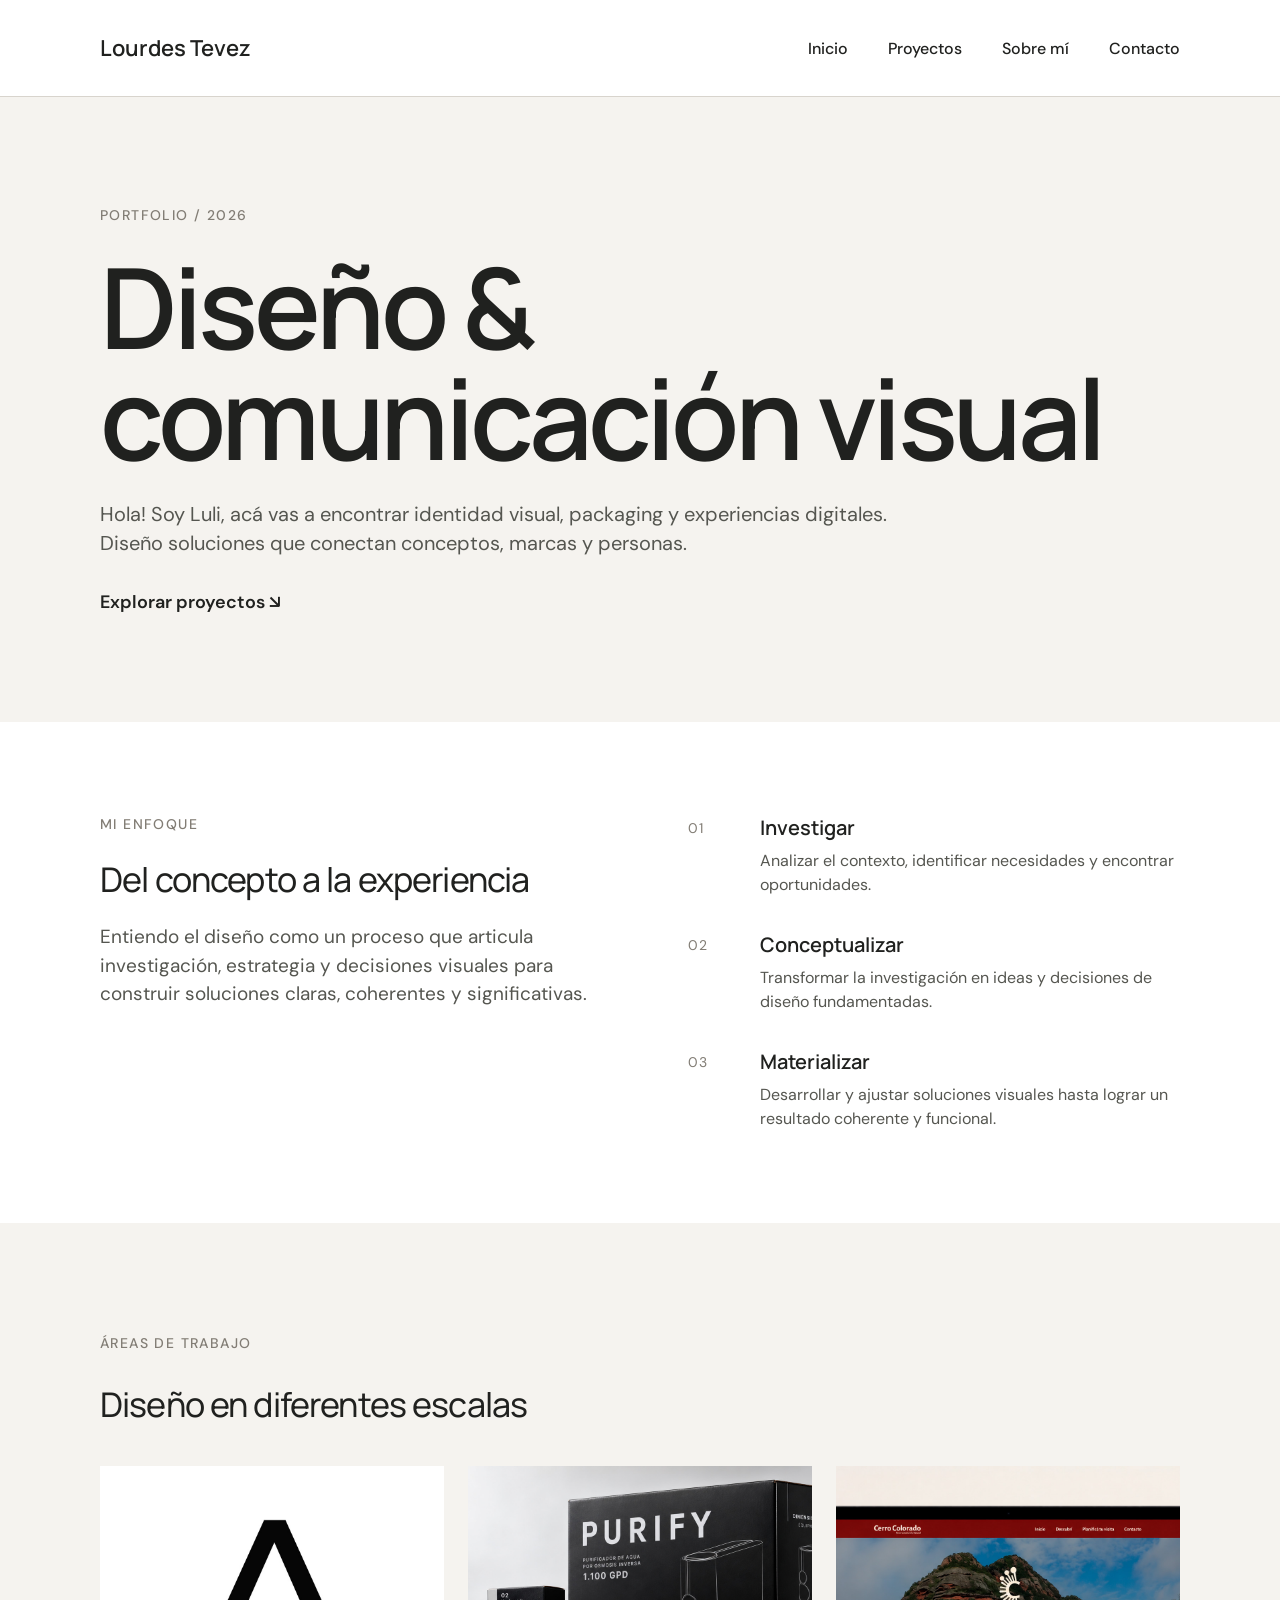
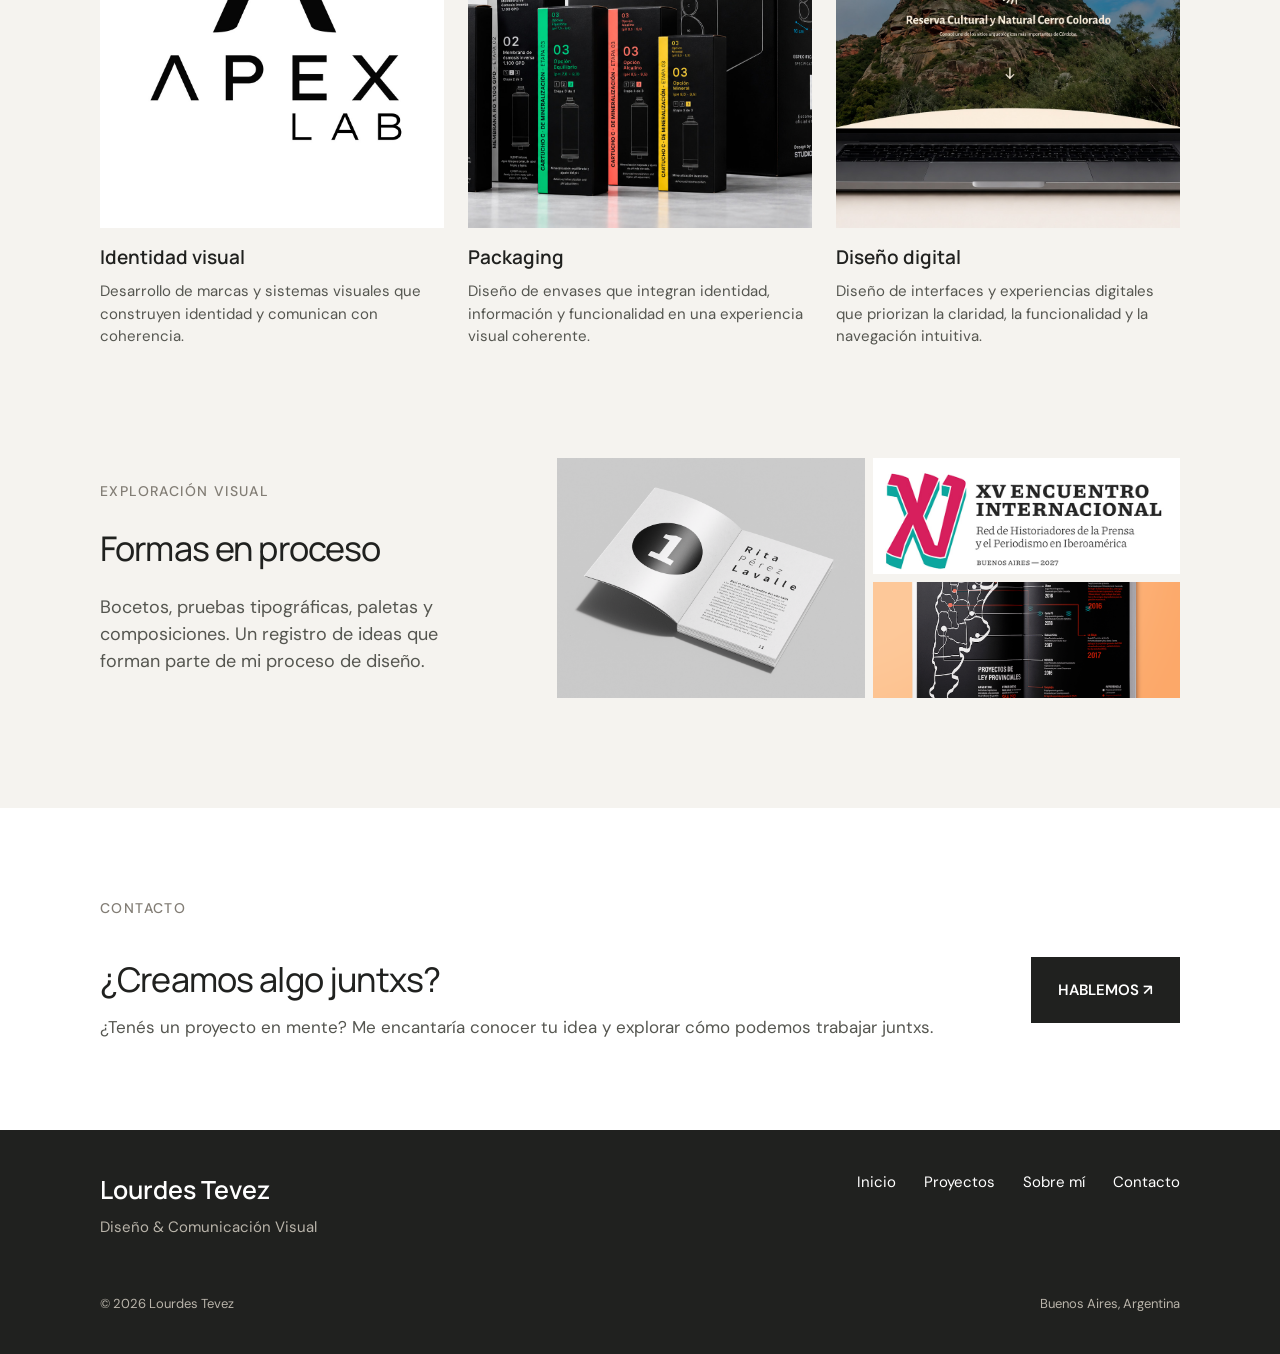
<file: index.html>
<!DOCTYPE html>
<html lang="es">

<head>
  <meta charset="UTF-8">
  <meta name="viewport" content="width=device-width, initial-scale=1.0">
  <meta name="description" content="Portfolio de Lourdes Tevez: identidad visual, packaging y diseño digital.">
  <link rel="icon" href="img/favicon.png">
  <link rel="stylesheet" href="estilos.css">
  <title>Inicio | Lourdes Tevez</title>
</head>

<body>
  <header class="header-global">
    <nav class="nav-principal" aria-label="Navegación principal">
      <a class="logo" href="index.html">Lourdes Tevez</a>
      <button class="menu-toggle" type="button" aria-label="Abrir menú" aria-expanded="false"
        aria-controls="nav-enlaces"><span></span><span></span><span></span></button>
      <div class="nav-enlaces" id="nav-enlaces"><a href="index.html">Inicio</a><a href="proyectos.html">Proyectos</a><a
          href="sobre-mi.html">Sobre mí</a><a href="contacto.html">Contacto</a></div>
    </nav>
  </header>
  <main>
    <section class="section-hero" id="inicio">
      <p class="etiqueta">PORTFOLIO / 2026</p>
      <h1>Diseño &amp;<br>comunicación visual</h1>
      <p class="hero-descripcion">Hola! Soy Luli, acá vas a encontrar identidad visual, packaging y experiencias
        digitales.<br>Diseño soluciones que conectan conceptos, marcas y personas.</p><a class="hero-link"
        href="proyectos.html">Explorar proyectos ↘</a>
    </section>
    <section class="section-enfoque" id="enfoque">
      <div class="enfoque-intro">
        <p class="etiqueta">MI ENFOQUE</p>
        <h2>Del concepto a la experiencia</h2>
        <p>Entiendo el diseño como un proceso que articula investigación, estrategia y decisiones visuales para
          construir soluciones claras, coherentes y significativas.</p>
      </div>
      <div class="enfoque-etapas">
        <article class="etapa"><span class="numero">01</span>
          <div>
            <h3>Investigar</h3>
            <p>Analizar el contexto, identificar necesidades y encontrar oportunidades.</p>
          </div>
        </article>
        <article class="etapa"><span class="numero">02</span>
          <div>
            <h3>Conceptualizar</h3>
            <p>Transformar la investigación en ideas y decisiones de diseño fundamentadas.</p>
          </div>
        </article>
        <article class="etapa"><span class="numero">03</span>
          <div>
            <h3>Materializar</h3>
            <p>Desarrollar y ajustar soluciones visuales hasta lograr un resultado coherente y funcional.</p>
          </div>
        </article>
      </div>
    </section>
    <section class="section-areas" id="areas">
      <div class="areas-encabezado">
        <p class="etiqueta">ÁREAS DE TRABAJO</p>
        <h2>Diseño en diferentes escalas</h2>
      </div>
      <div class="areas-grid" data-carousel="areas">
        <article class="area"><img src="img/logo-apex.jpg" alt="Identidad visual de APEX LAB" loading="lazy">
          <h3>Identidad visual</h3>
          <p>Desarrollo de marcas y sistemas visuales que construyen identidad y comunican con coherencia.</p>
        </article>
        <article class="area"><img src="img/purify-home.jpg" alt="Diseño de packaging de PURIFY" loading="lazy">
          <h3>Packaging</h3>
          <p>Diseño de envases que integran identidad, información y funcionalidad en una experiencia visual coherente.
          </p>
        </article>
        <article class="area"><img src="img/cerro.jpg" alt="Rediseño digital del sitio Cerro Colorado" loading="lazy">
          <h3>Diseño digital</h3>
          <p>Diseño de interfaces y experiencias digitales que priorizan la claridad, la funcionalidad y la navegación
            intuitiva.</p>
        </article>
      </div>
      <div class="areas-controls"><span class="areas-indicator" aria-live="polite">01 / 03 — Identidad visual</span>
        <div class="arrow-group"><button type="button" class="circle-arrow areas-prev"
            aria-label="Área anterior">←</button><button type="button" class="circle-arrow areas-next"
            aria-label="Área siguiente">→</button></div>
      </div>
    </section>
    <section class="section-exploracion" id="exploracion">
      <div class="exploracion-intro">
        <p class="etiqueta">EXPLORACIÓN VISUAL</p>
        <h2>Formas en proceso</h2>
        <p>Bocetos, pruebas tipográficas, paletas y composiciones. Un registro de ideas que forman parte de mi proceso
          de diseño.</p>
      </div>
      <div class="exploracion-mosaico">
        <img class="exploracion-principal" src="img/Proyecto1.png"
          alt="Mockup de diseño editorial" loading="lazy">
        <div class="exploracion-secundarias">
          <img src="img/encuentro.jpg"
            alt="Identidad visual del XV Encuentro" loading="lazy">
            <img src="img/Proyecto2.png" alt="Diseño editorial con fondo naranja"
            loading="lazy">
        </div>
      </div>
    </section>
    <section class="section-contacto">
      <p class="etiqueta">CONTACTO</p>
      <div class="contacto-contenido">
        <div>
          <h2>¿Creamos algo juntxs?</h2>
          <p>¿Tenés un proyecto en mente? Me encantaría conocer tu idea y explorar cómo podemos trabajar juntxs.</p>
        </div><a class="btn-oscuro" href="contacto.html">HABLEMOS ↗</a>
      </div>
    </section>
  </main>
  <footer class="footer-global">
    <div class="footer-superior">
      <div class="footer-identidad">
        <p class="footer-nombre">Lourdes Tevez</p>
        <p class="footer-profesion">Diseño &amp; Comunicación Visual</p>
      </div>
      <nav class="footer-nav" aria-label="Navegación del pie de página"><a href="index.html">Inicio</a><a
          href="proyectos.html">Proyectos</a><a href="sobre-mi.html">Sobre mí</a><a href="contacto.html">Contacto</a>
      </nav>
    </div>
    <div class="footer-inferior"><small>© 2026 Lourdes Tevez</small><small>Buenos Aires, Argentina</small></div>
  </footer>
  <script src="script.js" defer></script>
</body>

</html>
</file>
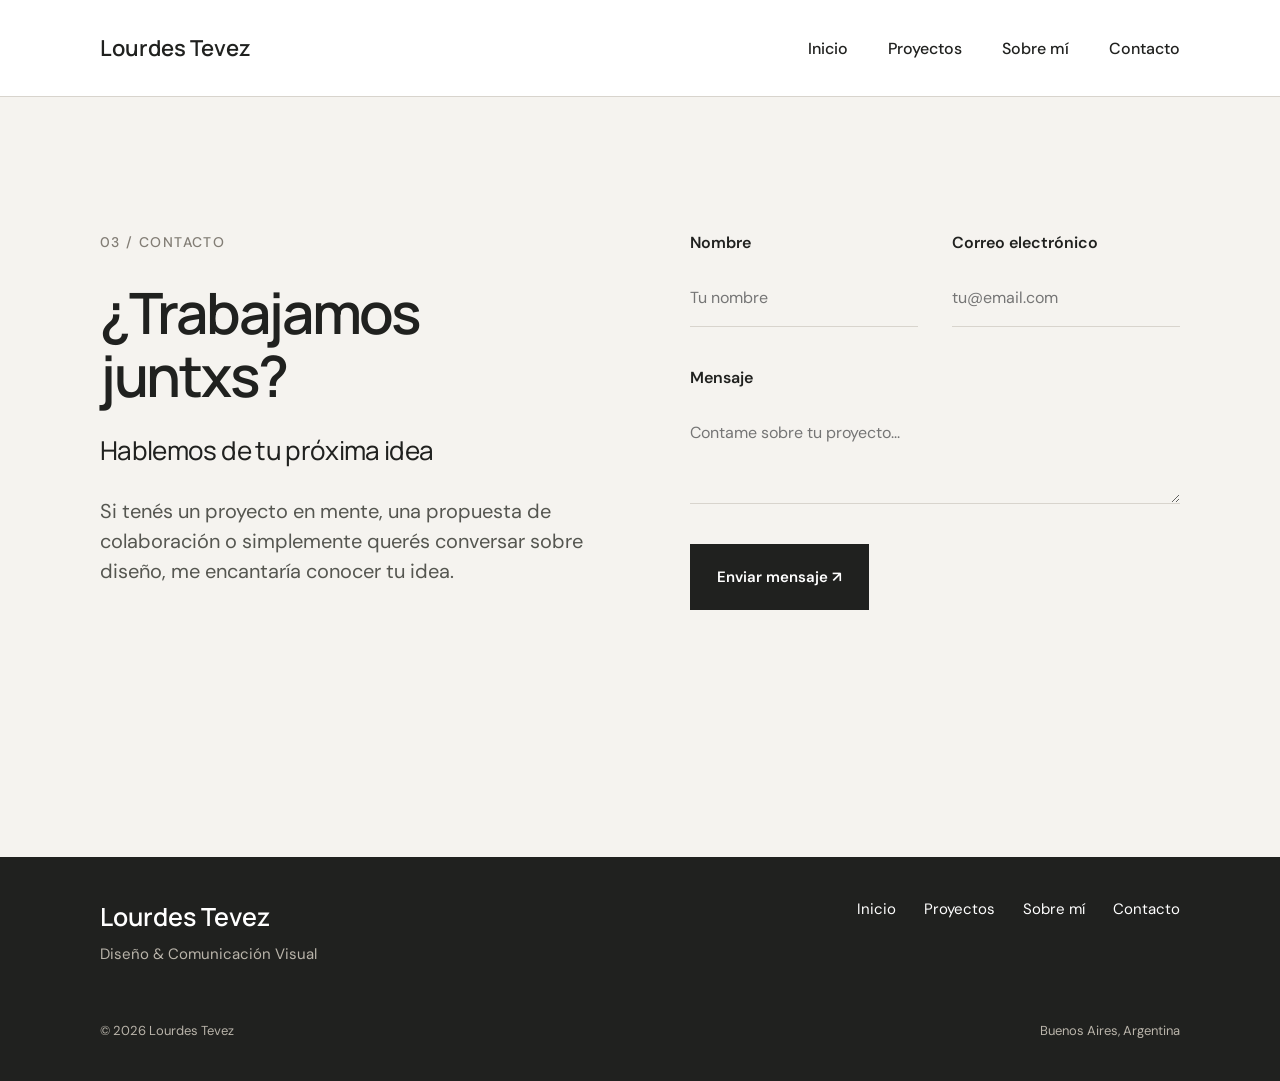
<file: contacto.html>
<!DOCTYPE html>
<html lang="es">

<head>
  <meta charset="UTF-8">
  <meta name="viewport" content="width=device-width, initial-scale=1.0">
  <meta name="description" content="Portfolio de Lourdes Tevez: identidad visual, packaging y diseño digital.">
  <link rel="icon" href="img/favicon.png">
  <link rel="stylesheet" href="estilos.css">
  <title>Contacto | Lourdes Tevez</title>
</head>

<body>
  <header class="header-global">
    <nav class="nav-principal" aria-label="Navegación principal">
      <a class="logo" href="index.html">Lourdes Tevez</a>
      <button class="menu-toggle" type="button" aria-label="Abrir menú" aria-expanded="false"
        aria-controls="nav-enlaces"><span></span><span></span><span></span></button>
      <div class="nav-enlaces" id="nav-enlaces"><a href="index.html">Inicio</a><a href="proyectos.html">Proyectos</a><a
          href="sobre-mi.html">Sobre mí</a><a href="contacto.html">Contacto</a></div>
    </nav>
  </header>
  <main>
    <section class="contact-page">
      <div class="contact-intro">
        <p class="etiqueta">03 / CONTACTO</p>
        <h1>¿Trabajamos juntxs?</h1>
        <h2>Hablemos de tu próxima idea</h2>
        <p>Si tenés un proyecto en mente, una propuesta de colaboración o simplemente querés conversar sobre diseño, me
          encantaría conocer tu idea.</p>
      </div>
      <form class="contact-form" id="contact-form">
        <div class="form-row">
          <div class="field"><label for="nombre">Nombre</label><input id="nombre" name="nombre" placeholder="Tu nombre"
              required></div>
          <div class="field"><label for="email">Correo electrónico</label><input id="email" type="email" name="email"
              placeholder="tu@email.com" required></div>
        </div>
        <div class="field"><label for="mensaje">Mensaje</label><textarea id="mensaje" name="mensaje"
            placeholder="Contame sobre tu proyecto..." rows="3" required></textarea></div><button class="btn-oscuro"
          type="submit">Enviar mensaje ↗</button>
        <p class="form-feedback" role="status" aria-live="polite"></p>
      </form>
    </section>
  </main>
  <footer class="footer-global">
    <div class="footer-superior">
      <div class="footer-identidad">
        <p class="footer-nombre">Lourdes Tevez</p>
        <p class="footer-profesion">Diseño &amp; Comunicación Visual</p>
      </div>
      <nav class="footer-nav" aria-label="Navegación del pie de página"><a href="index.html">Inicio</a><a
          href="proyectos.html">Proyectos</a><a href="sobre-mi.html">Sobre mí</a><a href="contacto.html">Contacto</a>
      </nav>
    </div>
    <div class="footer-inferior"><small>© 2026 Lourdes Tevez</small><small>Buenos Aires, Argentina</small></div>
  </footer>
  <script src="script.js" defer></script>
</body>

</html>
</file>
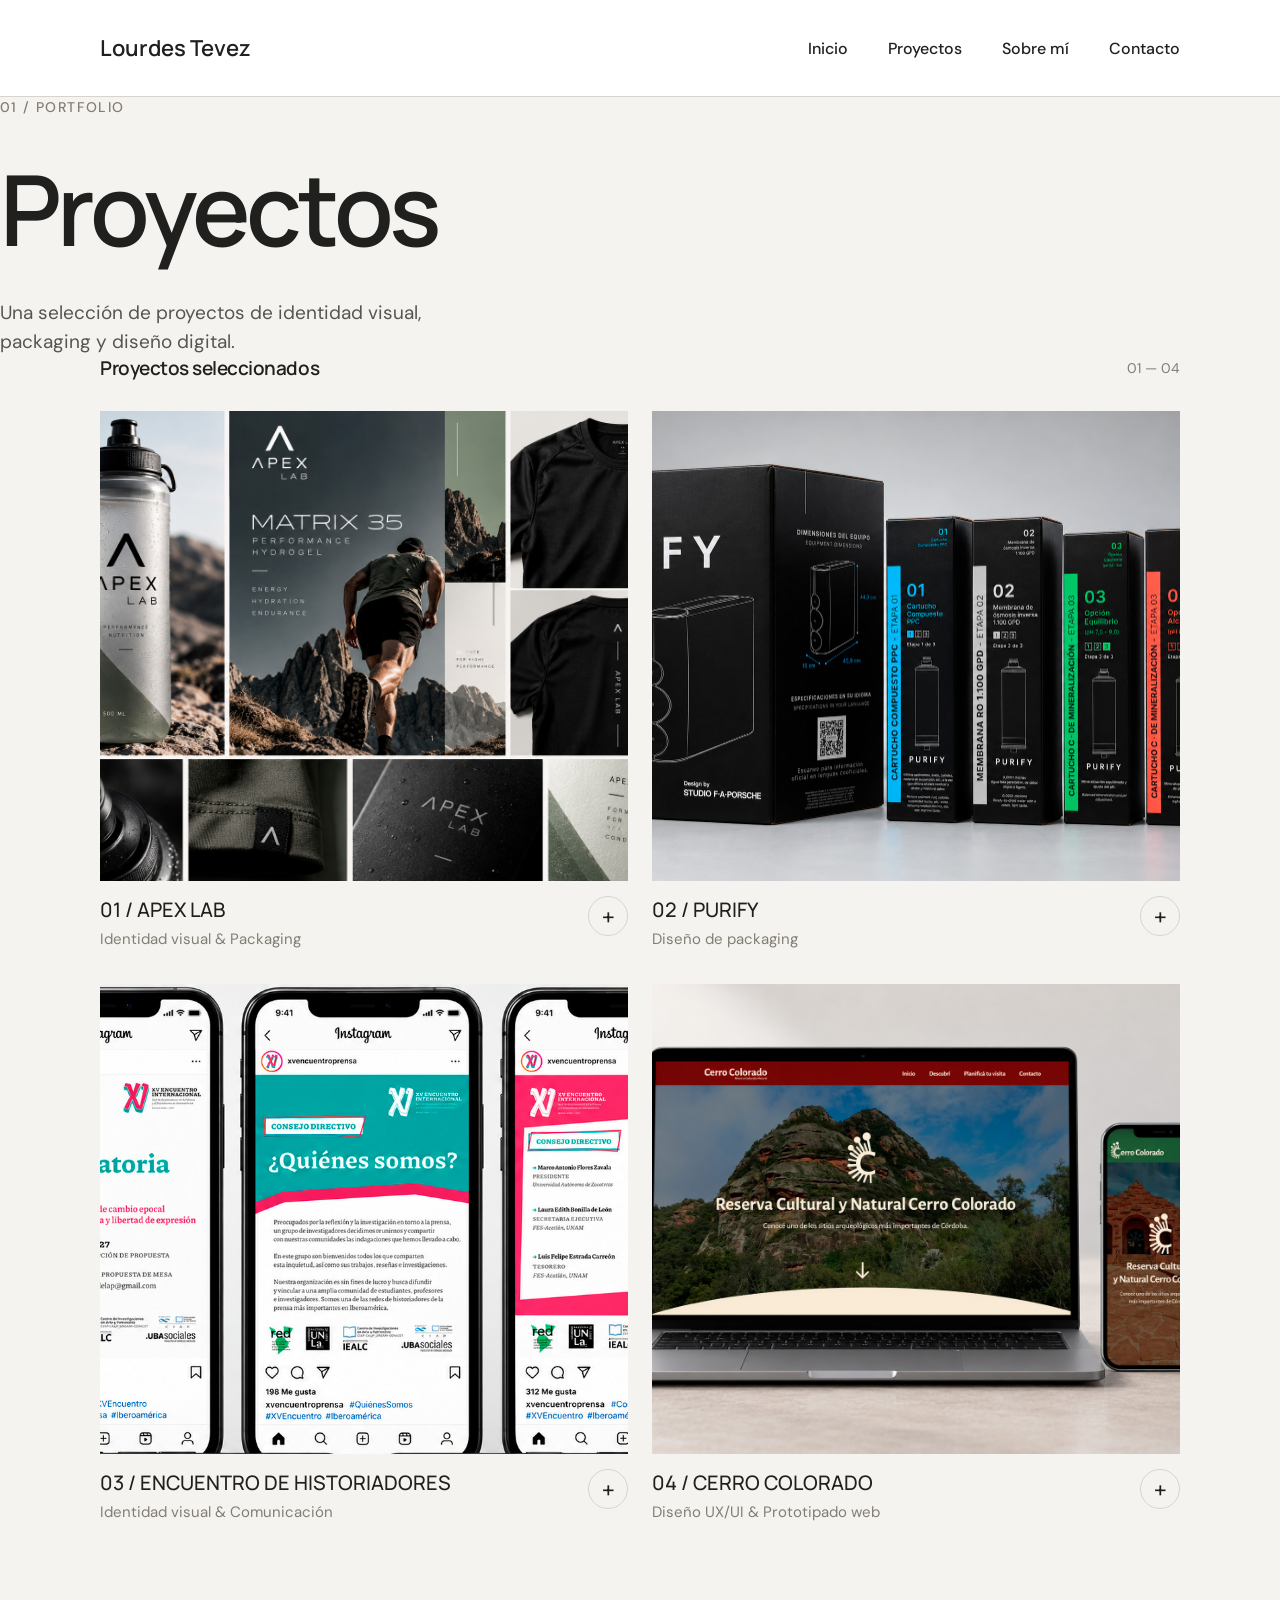
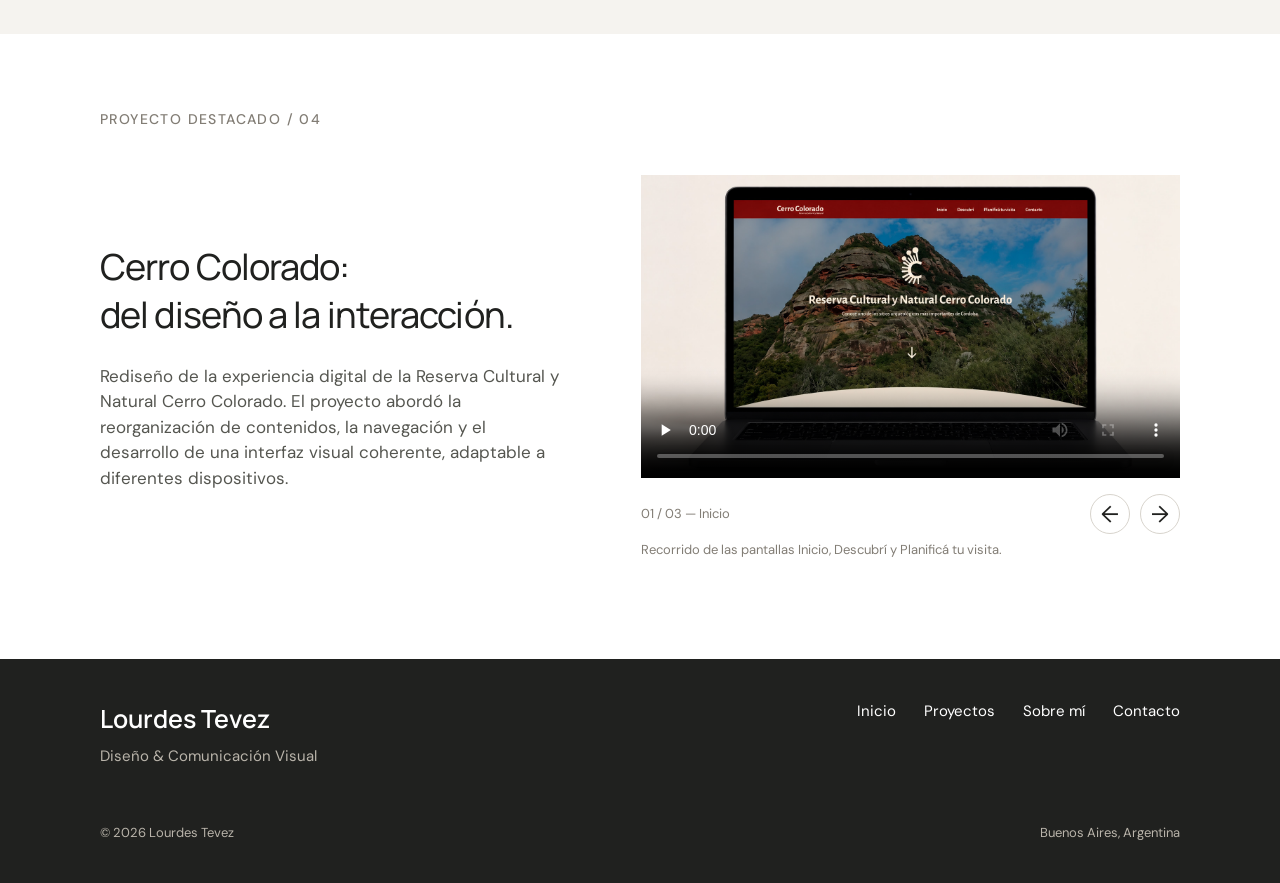
<file: proyectos.html>
<!DOCTYPE html>
<html lang="es">

<head>
  <meta charset="UTF-8">
  <meta name="viewport" content="width=device-width, initial-scale=1.0">
  <meta name="description" content="Portfolio de Lourdes Tevez: identidad visual, packaging y diseño digital.">
  <link rel="icon" href="img/favicon.png">
  <link rel="stylesheet" href="estilos.css">
  <title>Proyectos | Lourdes Tevez</title>
</head>

<body>
  <header class="header-global">
    <nav class="nav-principal" aria-label="Navegación principal">
      <a class="logo" href="index.html">Lourdes Tevez</a>
      <button class="menu-toggle" type="button" aria-label="Abrir menú" aria-expanded="false"
        aria-controls="nav-enlaces"><span></span><span></span><span></span></button>
      <div class="nav-enlaces" id="nav-enlaces"><a href="index.html">Inicio</a><a href="proyectos.html">Proyectos</a><a
          href="sobre-mi.html">Sobre mí</a><a href="contacto.html">Contacto</a></div>
    </nav>
  </header>
  <main>
    <section class="projects-intro">
      <p class="etiqueta">01 / PORTFOLIO</p>
      <h1>Proyectos</h1>
      <p>Una selección de proyectos de identidad visual, packaging y diseño digital.</p>
    </section>
    <section class="section-proyectos">
      <div class="projects-heading">
        <h2>Proyectos seleccionados</h2><span>01 — 04</span>
      </div>
      <div class="projects-grid">
        <article class="project-card"><img src="img/apex-proyecto.jpg" loading="lazy" alt="Proyecto APEX LAB">
          <div class="project-bar">
            <div>
              <h3>01 / APEX LAB</h3>
              <p>Identidad visual & Packaging</p>
            </div><button class="project-toggle" type="button" aria-expanded="false" aria-controls="project-detail-1"
              aria-label="Ver detalles de APEX LAB">+</button>
          </div>
          <p class="project-detail" id="project-detail-1" hidden>Diseño de identidad visual y packaging para una marca
            de suplementación deportiva. Una propuesta que combina rendimiento, tecnología y claridad gráfica.</p>
        </article>
        <article class="project-card"><img src="img/purify-packaging.jpg" loading="lazy" alt="Proyecto PURIFY">
          <div class="project-bar">
            <div>
              <h3>02 / PURIFY</h3>
              <p>Diseño de packaging</p>
            </div><button class="project-toggle" type="button" aria-expanded="false" aria-controls="project-detail-2"
              aria-label="Ver detalles de PURIFY">+</button>
          </div>
          <p class="project-detail" id="project-detail-2" hidden>Diseño de sistemas de packaging para purificadores de
            agua y cartuchos de recambio, con una estética técnica y minimalista.</p>
        </article>
        <article class="project-card"><img src="img/redes-encuentro.jpg" loading="lazy"
            alt="Proyecto ENCUENTRO DE HISTORIADORES">
          <div class="project-bar">
            <div>
              <h3>03 / ENCUENTRO DE HISTORIADORES</h3>
              <p>Identidad visual & Comunicación</p>
            </div><button class="project-toggle" type="button" aria-expanded="false" aria-controls="project-detail-3"
              aria-label="Ver detalles de ENCUENTRO DE HISTORIADORES">+</button>
          </div>
          <p class="project-detail" id="project-detail-3" hidden>Identidad y piezas de comunicación para el XV Encuentro
            Iberoamericano de Historiadores de la Prensa, Buenos Aires 2027.</p>
        </article>
        <article class="project-card"><img src="img/cerro-proyectos.jpg" loading="lazy" alt="Proyecto CERRO COLORADO">
          <div class="project-bar">
            <div>
              <h3>04 / CERRO COLORADO</h3>
              <p>Diseño UX/UI & Prototipado web</p>
            </div><button class="project-toggle" type="button" aria-expanded="false" aria-controls="project-detail-4"
              aria-label="Ver detalles de CERRO COLORADO">+</button>
          </div>
          <p class="project-detail" id="project-detail-4" hidden>Rediseño de la experiencia digital de la Reserva
            Cultural y Natural Cerro Colorado: arquitectura de información, interfaz y prototipado.</p>
        </article>
      </div>
    </section>
    <section class="section-destacado">
      <p class="etiqueta">PROYECTO DESTACADO / 04</p>
      <div class="destacado-layout">
        <div class="destacado-texto">
          <h2>Cerro Colorado:<br>del diseño a la interacción.</h2>
          <p>Rediseño de la experiencia digital de la Reserva Cultural y Natural Cerro Colorado. El proyecto abordó la
            reorganización de contenidos, la navegación y el desarrollo de una interfaz visual coherente, adaptable a
            diferentes dispositivos.</p>
        </div>
        <div class="video-gallery" data-carousel="videos">
          <div class="video-slide"><video controls playsinline preload="none" poster="img/cerro.jpg">
              <source src="videos/cerro-inicio.mp4" type="video/mp4">Tu navegador no admite videos.
            </video></div>
          <div class="video-slide" hidden><video controls playsinline preload="none" poster="img/cerro-proyectos.jpg">
              <source src="videos/cerro-descubri.mp4" type="video/mp4">Tu navegador no admite videos.
            </video></div>
          <div class="video-slide" hidden><video controls playsinline preload="none" poster="img/cerro.jpg">
              <source src="videos/cerro-planifica.mp4" type="video/mp4">Tu navegador no admite videos.
            </video></div>
          <div class="video-controls"><span class="video-indicator">01 / 03 — Inicio</span>
            <div class="arrow-group"><button class="circle-arrow video-prev" type="button"
                aria-label="Video anterior">←</button><button class="circle-arrow video-next" type="button"
                aria-label="Video siguiente">→</button></div>
          </div>
          <p class="video-note">Recorrido de las pantallas Inicio, Descubrí y Planificá tu visita.</p>
        </div>
      </div>
    </section>
  </main>
  <footer class="footer-global">
    <div class="footer-superior">
      <div class="footer-identidad">
        <p class="footer-nombre">Lourdes Tevez</p>
        <p class="footer-profesion">Diseño &amp; Comunicación Visual</p>
      </div>
      <nav class="footer-nav" aria-label="Navegación del pie de página"><a href="index.html">Inicio</a><a
          href="proyectos.html">Proyectos</a><a href="sobre-mi.html">Sobre mí</a><a href="contacto.html">Contacto</a>
      </nav>
    </div>
    <div class="footer-inferior"><small>© 2026 Lourdes Tevez</small><small>Buenos Aires, Argentina</small></div>
  </footer>
  <script src="script.js" defer></script>
</body>

</html>
</file>
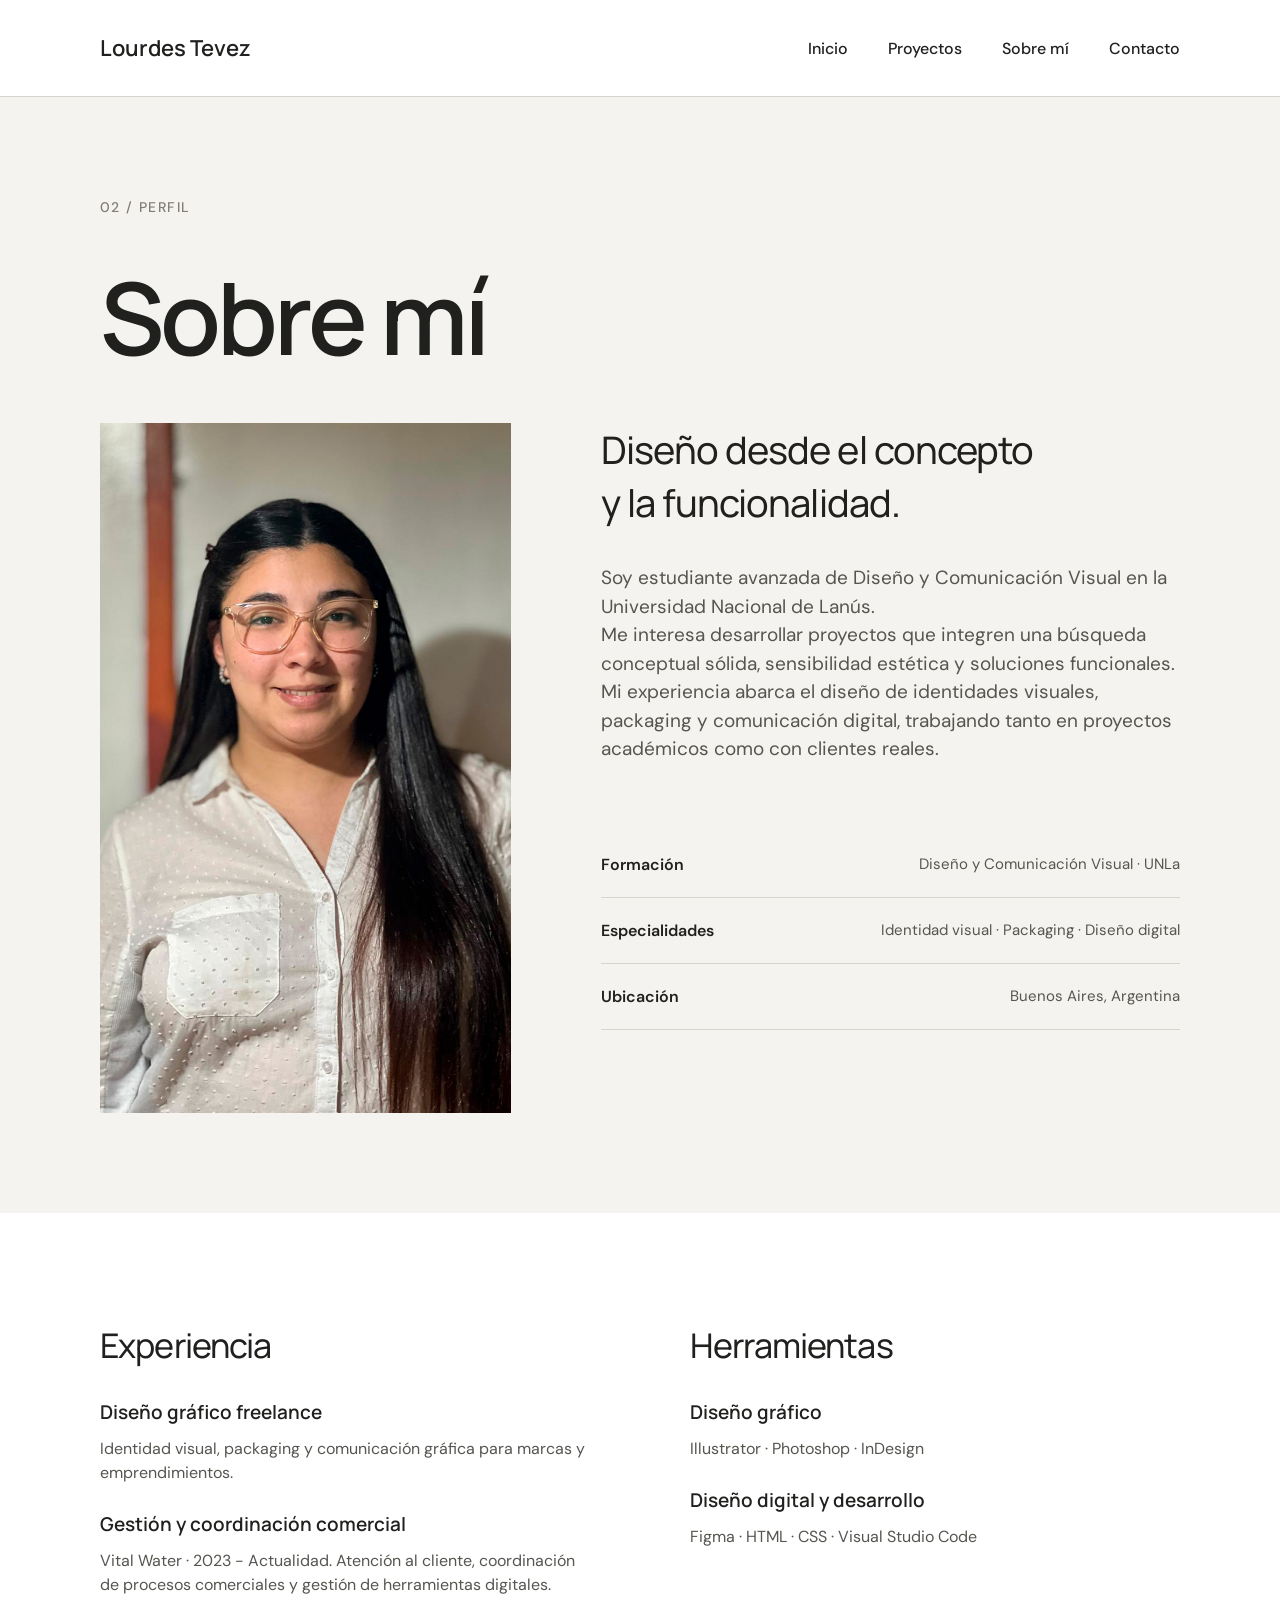
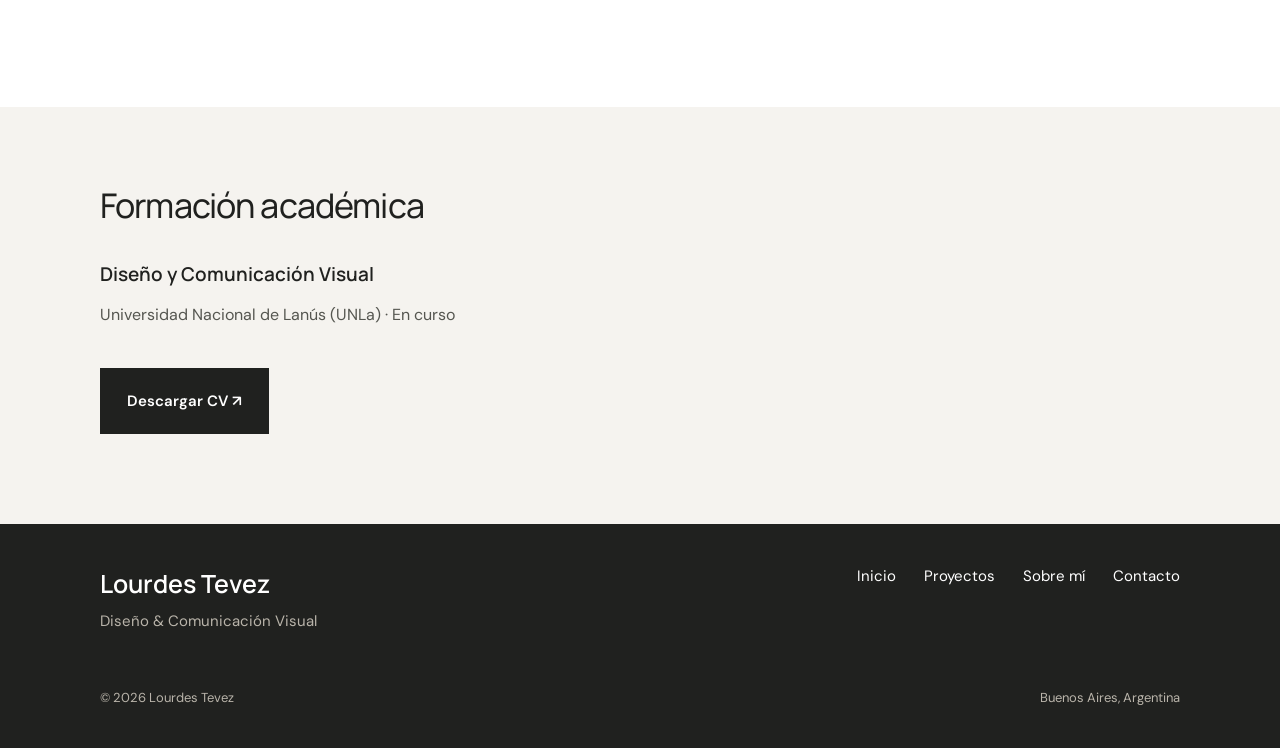
<file: sobre-mi.html>
<!DOCTYPE html>
<html lang="es">

<head>
  <meta charset="UTF-8">
  <meta name="viewport" content="width=device-width, initial-scale=1.0">
  <meta name="description" content="Portfolio de Lourdes Tevez: identidad visual, packaging y diseño digital.">
  <link rel="icon" href="img/favicon.png">
  <link rel="stylesheet" href="estilos.css">
  <title>Sobre mí | Lourdes Tevez</title>
</head>

<body>
  <header class="header-global">
    <nav class="nav-principal" aria-label="Navegación principal">
      <a class="logo" href="index.html">Lourdes Tevez</a>
      <button class="menu-toggle" type="button" aria-label="Abrir menú" aria-expanded="false"
        aria-controls="nav-enlaces"><span></span><span></span><span></span></button>
      <div class="nav-enlaces" id="nav-enlaces"><a href="index.html">Inicio</a><a href="proyectos.html">Proyectos</a><a
          href="sobre-mi.html">Sobre mí</a><a href="contacto.html">Contacto</a></div>
    </nav>
  </header>
  <main>
    <section class="about-presentation">
      <p class="etiqueta">02 / PERFIL</p>
      <h1>Sobre mí</h1>
      <div class="about-layout"><img src="img/yo.jpg" alt="Retrato de Lourdes Tevez">
        <div class="about-text">
          <h2>Diseño desde el concepto<br>y la funcionalidad.</h2>
          <p>Soy estudiante avanzada de Diseño y Comunicación Visual en la Universidad Nacional de Lanús.<br>Me interesa
            desarrollar proyectos que integren una búsqueda conceptual sólida, sensibilidad estética y soluciones
            funcionales.<br>Mi experiencia abarca el diseño de identidades visuales, packaging y comunicación digital,
            trabajando tanto en proyectos académicos como con clientes reales.</p>
          <dl class="about-facts">
            <div>
              <dt>Formación</dt>
              <dd>Diseño y Comunicación Visual · UNLa</dd>
            </div>
            <div>
              <dt>Especialidades</dt>
              <dd>Identidad visual · Packaging · Diseño digital</dd>
            </div>
            <div>
              <dt>Ubicación</dt>
              <dd>Buenos Aires, Argentina</dd>
            </div>
          </dl>
        </div>
      </div>
    </section>
    <section class="about-skills">
      <div>
        <h2>Experiencia</h2>
        <h3>Diseño gráfico freelance</h3>
        <p>Identidad visual, packaging y comunicación gráfica para marcas y emprendimientos.</p>
        <h3>Gestión y coordinación comercial</h3>
        <p>Vital Water · 2023 - Actualidad. Atención al cliente, coordinación de procesos comerciales y gestión de
          herramientas digitales.</p>
      </div>
      <div>
        <h2>Herramientas</h2>
        <h3>Diseño gráfico</h3>
        <p>Illustrator · Photoshop · InDesign</p>
        <h3>Diseño digital y desarrollo</h3>
        <p>Figma · HTML · CSS · Visual Studio Code</p>
      </div>
    </section>
    <section class="about-education">
      <h2>Formación académica</h2>
      <h3>Diseño y Comunicación Visual</h3>
      <p>Universidad Nacional de Lanús (UNLa) · En curso</p><a class="btn-oscuro" href="archivos/CV-Lourdes-Tevez.pdf"
        download>Descargar CV ↗</a>
    </section>
  </main>
  <footer class="footer-global">
    <div class="footer-superior">
      <div class="footer-identidad">
        <p class="footer-nombre">Lourdes Tevez</p>
        <p class="footer-profesion">Diseño &amp; Comunicación Visual</p>
      </div>
      <nav class="footer-nav" aria-label="Navegación del pie de página"><a href="index.html">Inicio</a><a
          href="proyectos.html">Proyectos</a><a href="sobre-mi.html">Sobre mí</a><a href="contacto.html">Contacto</a>
      </nav>
    </div>
    <div class="footer-inferior"><small>© 2026 Lourdes Tevez</small><small>Buenos Aires, Argentina</small></div>
  </footer>
  <script src="script.js" defer></script>
</body>

</html>
</file>
<file: estilos.css>
@charset "UTF-8";

/* TIPOGRAFÍAS */
@font-face {
    font-family: 'Manrope';
    src: url('fuentes/Manrope-VariableFont_wght.ttf') format('truetype');
    font-weight: 200 800;
    font-style: normal;
}

@font-face {
    font-family: 'DM Sans';
    src: url('fuentes/DMSans-VariableFont_opsz,wght.ttf') format('truetype');
    font-weight: 100 1000;
    font-style: normal;
}

:root {
    --fondo: #F5F3EF;
    --blanco: #FFF;
    --texto: #20211F;
    --sec: #555650;
    --gris: #827D75;
    --beige: #E3DED5;
    --borde: #D8D4CD
}

* {
    box-sizing: border-box
}

html {
    scroll-behavior: smooth
}

body {
    margin: 0;
    background: var(--fondo);
    color: var(--texto);
    font-family: 'DM Sans', sans-serif
}

h1,
h2,
h3,
p,
dl {
    margin: 0
}

h1,
h2,
h3 {
    font-family: Manrope, sans-serif
}

a {
    color: inherit;
    text-decoration: none
}

button,
input,
textarea {
    font: inherit
}

button {
    cursor: pointer
}

button:focus-visible,
a:focus-visible,
input:focus-visible,
textarea:focus-visible {
    outline: 2px solid #5D7E66;
    outline-offset: 3px
}

a:hover {
    opacity: .7
}

img {
    max-width: 100%;
    display: block
}

main {
    width: 100%
}

/* Cabecera, común a las cuatro páginas */
.header-global {
    background: var(--blanco);
    position: relative;
    z-index: 10;
    border-bottom: 1px solid var(--borde)
}

.nav-principal {
    height: 96px;
    padding: 0 100px;
    display: flex;
    justify-content: space-between;
    align-items: center;
    gap: 24px
}

.logo {
    font-family: Manrope, sans-serif;
    font-weight: 600;
    font-size: 22px;
    white-space: nowrap
}

.nav-enlaces {
    display: flex;
    gap: 40px;
    align-items: center
}

.nav-enlaces a {
    font-size: 16px;
    font-weight: 500
}

.menu-toggle {
    display: none;
    background: none;
    border: 0;
    width: 40px;
    height: 40px;
    align-items: center;
    justify-content: center;
    flex-direction: column;
    gap: 5px
}

.menu-toggle span {
    display: block;
    width: 22px;
    height: 2px;
    background: var(--texto);
    transition: transform .2s, opacity .2s
}

/* Tipografía y estructura general */
.etiqueta {
    font-size: 14px;
    font-weight: 500;
    color: var(--gris);
    letter-spacing: 1.4px;
    text-transform: uppercase
}

h1 {
    font-weight: 600;
    letter-spacing: -.04em
}

h2 {
    font-size: 34px;
    line-height: 1.3;
    font-weight: 450;
    letter-spacing: -.025em
}

h3 {
    font-weight: 600
}

p {
    line-height: 1.5
}

.btn-oscuro {
    display: inline-flex;
    align-items: center;
    justify-content: center;
    align-self: flex-start;
    gap: 8px;
    padding: 22px 26px;
    background: var(--texto);
    color: #fff;
    border: 1px solid var(--texto);
    font-size: 15px;
    font-weight: 600;
    white-space: nowrap;
    transition: background .2s
}

.btn-oscuro:hover {
    background: #41423F;
    opacity: 1
}

/* Inicio */
.section-hero {
    min-height: 625px;
    display: flex;
    flex-direction: column;
    justify-content: center;
    align-items: flex-start;
    gap: 26px;
    padding: 100px;
    background: var(--fondo)
}

.section-hero h1 {
    font-size: 112px;
    line-height: .99;
    max-width: 1400px
}

.hero-descripcion {
    font-size: 20px;
    line-height: 1.45;
    color: var(--sec);
    max-width: 920px
}

.hero-link {
    font-size: 18px;
    font-weight: 600;
    margin-top: 6px
}

.section-enfoque {
    display: grid;
    grid-template-columns: 1fr 1fr;
    align-items: start;
    gap: 96px;
    padding: 92px 100px;
    background: var(--blanco)
}

.enfoque-intro {
    display: flex;
    flex-direction: column;
    gap: 22px
}

.enfoque-intro>p:not(.etiqueta) {
    font-size: 19px;
    color: var(--sec);
    max-width: 590px
}

.enfoque-etapas {
    display: flex;
    flex-direction: column;
    gap: 34px
}

.etapa {
    display: grid;
    grid-template-columns: 56px 1fr;
    gap: 16px
}

.etapa .numero {
    color: var(--gris);
    font-size: 14px;
    letter-spacing: 1px;
    padding-top: 5px
}

.etapa h3 {
    font-size: 20px;
    font-weight: 600;
    margin-bottom: 8px
}

.etapa p {
    font-size: 16px;
    color: var(--sec)
}

.section-areas {
    padding: 110px 100px 80px;
    background: var(--fondo)
}

.areas-encabezado {
    display: flex;
    flex-direction: column;
    gap: 28px;
    margin-bottom: 40px
}

.areas-grid {
    display: grid;
    grid-template-columns: repeat(3, minmax(0, 1fr));
    gap: 24px
}

.area img {
    width: 100%;
    height: 362px;
    object-fit: cover;
    background: var(--beige)
}

.area h3 {
    font-size: 19px;
    margin-top: 16px;
    margin-bottom: 10px;
    font-weight: 600
}

.area p {
    font-size: 15px;
    color: var(--sec);
    max-width: 470px
}

.areas-controls {
    display: none
}

.section-exploracion {
    padding: 30px 100px 110px;
    display: grid;
    grid-template-columns: 1fr 1.65fr;
    gap: 80px;
    align-items: center;
    background: var(--fondo)
}

.exploracion-intro {
    display: flex;
    flex-direction: column;
    gap: 24px
}

.exploracion-intro p:not(.etiqueta) {
    font-size: 18px;
    color: var(--sec);
    max-width: 500px
}


.exploracion-mosaico {
    display: grid;
    grid-template-columns: 1fr 1fr;
    gap: 8px;
    height: 240px;
    overflow: hidden;
}

.exploracion-mosaico img {
    display: block;
    width: 100%;
    height: 100%;
    object-fit: cover;
}

.exploracion-principal {
    min-height: 0;
    object-position: center;
}


.exploracion-secundarias {
    display: grid;
    grid-template-rows: 1fr 1fr;
    gap: 8px;
    min-height: 0
}

.exploracion-secundarias img {
    min-height: 0
}

.section-contacto {
    padding: 90px 100px;
    background: var(--blanco);
    display: flex;
    flex-direction: column;
    gap: 38px
}

.contacto-contenido {
    display: flex;
    justify-content: space-between;
    align-items: center;
    gap: 40px
}

.contacto-contenido h2 {
    margin-bottom: 14px
}

.contacto-contenido p {
    color: var(--sec);
    font-size: 17px
}

exploracion-princ

/* Proyectos */
.projects-intro {
    padding: 110px 100px 90px
}

.projects-intro h1 {
    font-size: 98px;
    margin: 24px 0
}

.projects-intro>p:not(.etiqueta) {
    color: var(--sec);
    font-size: 19px;
    max-width: 510px
}

.section-proyectos {
    padding: 0 100px 110px
}

.projects-heading {
    display: flex;
    justify-content: space-between;
    align-items: center;
    margin-bottom: 30px
}

.projects-heading h2 {
    font-size: 19px;
    font-weight: 600
}

.projects-heading span {
    font-size: 14px;
    color: var(--gris)
}

.projects-grid {
    display: grid;
    grid-template-columns: repeat(2, minmax(0, 1fr));
    gap: 34px 24px
}

.project-card>img {
    width: 100%;
    height: 470px;
    object-fit: cover;
    background: var(--beige)
}

.project-bar {
    display: flex;
    justify-content: space-between;
    align-items: flex-start;
    padding-top: 15px;
    gap: 12px
}

.project-bar h3 {
    font-size: 20px;
    font-weight: 500
}

.project-bar p {
    color: var(--gris);
    font-size: 15px;
    margin-top: 5px
}

.project-toggle,
.circle-arrow {
    width: 40px;
    height: 40px;
    border-radius: 50%;
    border: 1px solid var(--borde);
    background: transparent;
    font-size: 23px;
    color: var(--texto);
    flex-shrink: 0
}

.project-toggle:hover,
.circle-arrow:hover {
    background: #e8e4de
}

.project-detail {
    font-size: 16px;
    color: var(--sec);
    margin-top: 18px;
    max-width: 650px
}

.project-detail[hidden] {
    display: none
}

.section-destacado {
    padding: 75px 100px 100px;
    background: var(--blanco)
}

.destacado-layout {
    display: grid;
    grid-template-columns: 1fr 1.15fr;
    gap: 72px;
    align-items: center;
    margin-top: 45px
}

.destacado-texto h2 {
    font-size: 36px;
    line-height: 1.35;
    margin-bottom: 24px
}

.destacado-texto p {
    font-size: 17px;
    color: var(--sec);
    max-width: 540px
}

.video-slide video {
    display: block;
    width: 100%;
    aspect-ratio: 16/9;
    object-fit: cover;
    background: var(--beige)
}

.video-controls {
    display: flex;
    justify-content: space-between;
    align-items: center;
    margin-top: 16px
}

.video-controls span,
.video-note {
    font-size: 13px;
    color: var(--gris)
}

.video-note {
    margin-top: 6px
}

.arrow-group {
    display: flex;
    gap: 10px
}

/* Sobre mí */
.about-presentation {
    padding: 100px;
    background: var(--fondo)
}

.about-presentation h1 {
    font-size: 100px;
    margin: 30px 0 38px
}

.about-layout {
    display: grid;
    grid-template-columns: .83fr 1.17fr;
    gap: 90px;
    align-items: start
}

.about-layout>img {
    width: 100%;
    height: 690px;
    object-fit: cover;
    object-position: center 26%
}

.about-text h2 {
    font-size: 38px;
    line-height: 1.4;
    margin: 0 0 35px
}

.about-text>p {
    font-size: 19px;
    color: var(--sec);
    max-width: 700px
}

.about-facts {
    margin-top: 68px
}

.about-facts>div {
    display: flex;
    justify-content: space-between;
    align-items: center;
    border-bottom: 1px solid var(--borde);
    gap: 18px;
    padding: 22px 0
}

.about-facts dt {
    font-weight: 600;
    font-size: 16px
}

.about-facts dd {
    margin: 0;
    font-size: 15px;
    color: var(--sec);
    text-align: right
}

.about-skills {
    background: var(--blanco);
    padding: 110px 100px;
    display: grid;
    grid-template-columns: 1fr 1fr;
    gap: 100px
}

.about-skills h2 {
    margin-bottom: 32px
}

.about-skills h3 {
    font-size: 19px;
    margin: 26px 0 12px
}

.about-skills p {
    color: var(--sec);
    font-size: 16px;
    max-width: 560px
}

.about-education {
    padding: 76px 100px 90px;
    display: flex;
    flex-direction: column;
    align-items: flex-start;
    gap: 16px
}

.about-education h2 {
    margin-bottom: 18px
}

.about-education h3 {
    font-size: 19px
}

.about-education p {
    color: var(--sec)
}

.about-education .btn-oscuro {
    margin-top: 25px
}

/* Contacto */
.contact-page {
    display: grid;
    grid-template-columns: 1fr 1fr;
    gap: 100px;
    min-height: 760px;
    padding: 135px 100px 120px
}

.contact-intro {
    display: flex;
    flex-direction: column;
    align-items: flex-start;
    gap: 28px
}

.contact-intro h1 {
    font-size: 57px;
    line-height: 1.1
}

.contact-intro h2 {
    font-size: 26px
}

.contact-intro>p:not(.etiqueta) {
    color: var(--sec);
    font-size: 20px;
    max-width: 620px
}

.contact-form {
    display: flex;
    flex-direction: column;
    gap: 40px
}

.form-row {
    display: grid;
    grid-template-columns: 1fr 1fr;
    gap: 34px
}

.field {
    display: flex;
    flex-direction: column;
    gap: 20px
}

.field label {
    font-weight: 600;
    font-size: 16px
}

.field input,
.field textarea {
    width: 100%;
    border: 0;
    border-bottom: 1px solid var(--borde);
    padding: 14px 0 18px;
    background: transparent;
    resize: vertical;
    color: var(--texto);
    border-radius: 0
}

.field input:focus,
.field textarea:focus {
    outline: none;
    border-bottom: 2px solid var(--texto)
}

.form-feedback {
    color: var(--sec);
    font-size: 15px
}

/* Footer */
.footer-global {
    background: var(--texto);
    color: var(--blanco);
    padding: 42px 100px;
    display: flex;
    flex-direction: column;
    gap: 56px
}

.footer-superior {
    display: flex;
    justify-content: space-between;
    align-items: flex-start;
    gap: 40px
}

.footer-identidad {
    display: flex;
    flex-direction: column;
    gap: 9px
}

.footer-nombre {
    font: 600 25px Manrope, sans-serif
}

.footer-profesion {
    font-size: 15px;
    color: #B9B4AA
}

.footer-nav {
    display: flex;
    align-items: center;
    gap: 28px
}

.footer-nav a {
    font-size: 15px
}

.footer-inferior {
    display: flex;
    align-items: center;
    justify-content: space-between;
    gap: 24px
}

.footer-inferior small {
    font-size: 13px;
    color: #B9B4AA
}

/* Responsive */
@media(max-width:1100px) {
    .nav-principal {
        padding: 0 48px
    }

    .section-hero,
    .section-enfoque,
    .section-areas,
    .section-contacto,
    .projects-intro,
    .section-proyectos,
    .section-destacado,
    .about-presentation,
    .about-skills,
    .about-education,
    .contact-page {
        padding-left: 48px;
        padding-right: 48px
    }

    .section-exploracion {
        padding-left: 48px;
        padding-right: 48px
    }

    .footer-global {
        padding-left: 48px;
        padding-right: 48px
    }

    .section-hero h1 {
        font-size: clamp(58px, 8vw, 100px)
    }

    .area img {
        height: 280px
    }

    .project-card>img {
        height: 340px
    }

    .about-layout {
        gap: 45px
    }

    .about-layout>img {
        height: 550px
    }
}

@media(max-width:700px) {
    .nav-principal {
        height: 68px;
        padding: 0 22px
    }

    .logo {
        font-size: 18px
    }

    .menu-toggle {
        display: flex
    }

    .nav-enlaces {
        display: none;
        position: absolute;
        top: 68px;
        left: 0;
        width: 100%;
        padding: 18px 22px 26px;
        background: var(--blanco);
        flex-direction: column;
        align-items: flex-start;
        gap: 20px;
        border-bottom: 1px solid var(--borde)
    }

    .nav-enlaces.open {
        display: flex
    }

    .nav-enlaces a {
        font-size: 18px
    }

    .menu-toggle.open span:first-child {
        transform: translateY(7px) rotate(45deg)
    }

    .menu-toggle.open span:nth-child(2) {
        opacity: 0
    }

    .menu-toggle.open span:last-child {
        transform: translateY(-7px) rotate(-45deg)
    }

    .section-hero {
        min-height: 0;
        padding: 55px 22px 36px;
        gap: 18px
    }

    .section-hero h1 {
        font-size: 48px;
        line-height: 1.05;
        letter-spacing: -2px
    }

    .hero-descripcion {
        font-size: 15px;
        line-height: 1.5
    }

    .hero-descripcion br {
        display: none
    }

    .hero-link {
        font-size: 15px
    }

    .etiqueta {
        font-size: 12px;
        letter-spacing: 1px
    }

    h2 {
        font-size: 25px
    }

    .section-enfoque {
        grid-template-columns: 1fr;
        gap: 32px;
        padding: 48px 22px
    }

    .enfoque-intro {
        gap: 18px
    }

    .enfoque-intro>p:not(.etiqueta) {
        font-size: 15px
    }

    .enfoque-etapas {
        gap: 23px
    }

    .etapa {
        grid-template-columns: 36px 1fr;
        gap: 10px
    }

    .etapa h3 {
        font-size: 17px;
        margin-bottom: 5px
    }

    .etapa p {
        font-size: 13px
    }

    .etapa .numero {
        font-size: 12px
    }

    .section-areas {
        padding: 42px 22px
    }

    .areas-encabezado {
        gap: 18px;
        margin-bottom: 22px
    }

    .areas-grid {
        display: block
    }

    .area {
        display: none
    }

    .area.active {
        display: block
    }

    .area img {
        height: 240px;
        object-fit: cover
    }

    .area h3 {
        font-size: 16px;
        margin-top: 14px
    }

    .area p {
        font-size: 13px
    }

    .areas-controls {
        display: flex;
        align-items: center;
        justify-content: space-between;
        margin-top: 14px
    }

    .areas-indicator {
        font-size: 12px;
        color: var(--gris)
    }

    .circle-arrow {
        width: 34px;
        height: 34px;
        font-size: 20px
    }

    .section-exploracion {
        padding: 42px 22px;
        grid-template-columns: 1fr;
        gap: 24px
    }

    .exploracion-intro {
        gap: 16px
    }

    .exploracion-intro p:not(.etiqueta) {
        font-size: 14px
    }

    .exploracion-mosaico {
        height: 240px;
        gap: 8px
    }

    .exploracion-secundarias {
        gap: 8px
    }

    .section-contacto {
        padding: 45px 22px;
        gap: 20px
    }

    .contacto-contenido {
        flex-direction: column;
        align-items: flex-start;
        gap: 20px
    }

    .contacto-contenido p {
        font-size: 14px
    }

    .btn-oscuro {
        padding: 14px 18px;
        font-size: 13px
    }

    .footer-global {
        padding: 32px 22px;
        gap: 32px
    }

    .footer-superior,
    .footer-inferior {
        flex-direction: column;
        align-items: flex-start;
        gap: 25px
    }

    .footer-nombre {
        font-size: 22px
    }

    .footer-profesion,
    .footer-nav a {
        font-size: 14px
    }

    .footer-nav {
        flex-direction: column;
        align-items: flex-start;
        gap: 16px
    }

    .footer-inferior {
        gap: 8px
    }

    .footer-inferior small {
        font-size: 12px
    }

    .projects-intro {
        padding: 65px 22px 52px
    }

    .projects-intro h1 {
        font-size: 54px;
        margin: 16px 0
    }

    .projects-intro>p:not(.etiqueta) {
        font-size: 15px
    }

    .section-proyectos {
        padding: 0 22px 55px
    }

    .projects-grid {
        grid-template-columns: 1fr;
        gap: 36px
    }

    .project-card>img {
        height: 240px
    }

    .project-bar h3 {
        font-size: 15px
    }

    .project-bar p {
        font-size: 12px
    }

    .projects-heading {
        margin-bottom: 20px
    }

    .section-destacado {
        padding: 46px 22px
    }

    .destacado-layout {
        grid-template-columns: 1fr;
        gap: 26px;
        margin-top: 24px
    }

    .destacado-texto h2 {
        font-size: 27px
    }

    .destacado-texto p {
        font-size: 14px
    }

    .about-presentation {
        padding: 54px 22px
    }

    .about-presentation h1 {
        font-size: 54px;
        margin: 20px 0
    }

    .about-layout {
        grid-template-columns: 1fr;
        gap: 24px
    }

    .about-layout>img {
        height: 390px;
        max-width: 100%;
        object-position: center 25%
    }

    .about-text h2 {
        font-size: 25px;
        margin-bottom: 16px
    }

    .about-text>p {
        font-size: 14px
    }

    .about-facts {
        margin-top: 26px
    }

    .about-facts>div {
        padding: 15px 0
    }

    .about-facts dt,
    .about-facts dd {
        font-size: 12px
    }

    .about-skills {
        padding: 54px 22px;
        grid-template-columns: 1fr;
        gap: 38px
    }

    .about-skills h2 {
        margin-bottom: 18px
    }

    .about-education {
        padding: 45px 22px
    }

    .contact-page {
        padding: 58px 22px 70px;
        grid-template-columns: 1fr;
        min-height: 0;
        gap: 42px
    }

    .contact-intro {
        gap: 18px
    }

    .contact-intro h1 {
        font-size: 35px
    }

    .contact-intro h2 {
        font-size: 21px
    }

    .contact-intro>p:not(.etiqueta) {
        font-size: 15px
    }

    .form-row {
        grid-template-columns: 1fr;
        gap: 28px
    }

    .contact-form {
        gap: 28px
    }
}

@media(max-width:500px) {
    .section-hero h1 {
        font-size: clamp(38px, 12.3vw, 48px)
    }

    .areas-controls {
        display: flex
    }

    .section-exploracion .exploracion-mosaico {
        width: 100%
    }
    .exploracion-secundarias img:first-child {
        object-fit: contain;
        background-color: #FFFFFF;
    }
}

.exploracion-mosaico {
    grid-template-columns: 1fr 1fr;
    overflow: hidden
}

.exploracion-mosaico img {
    display: block;
    max-width: 100%;
    min-width: 0
}

.exploracion-secundarias {
    overflow: hidden
}

.exploracion-secundarias img {
    object-position: center center
}
</file>
